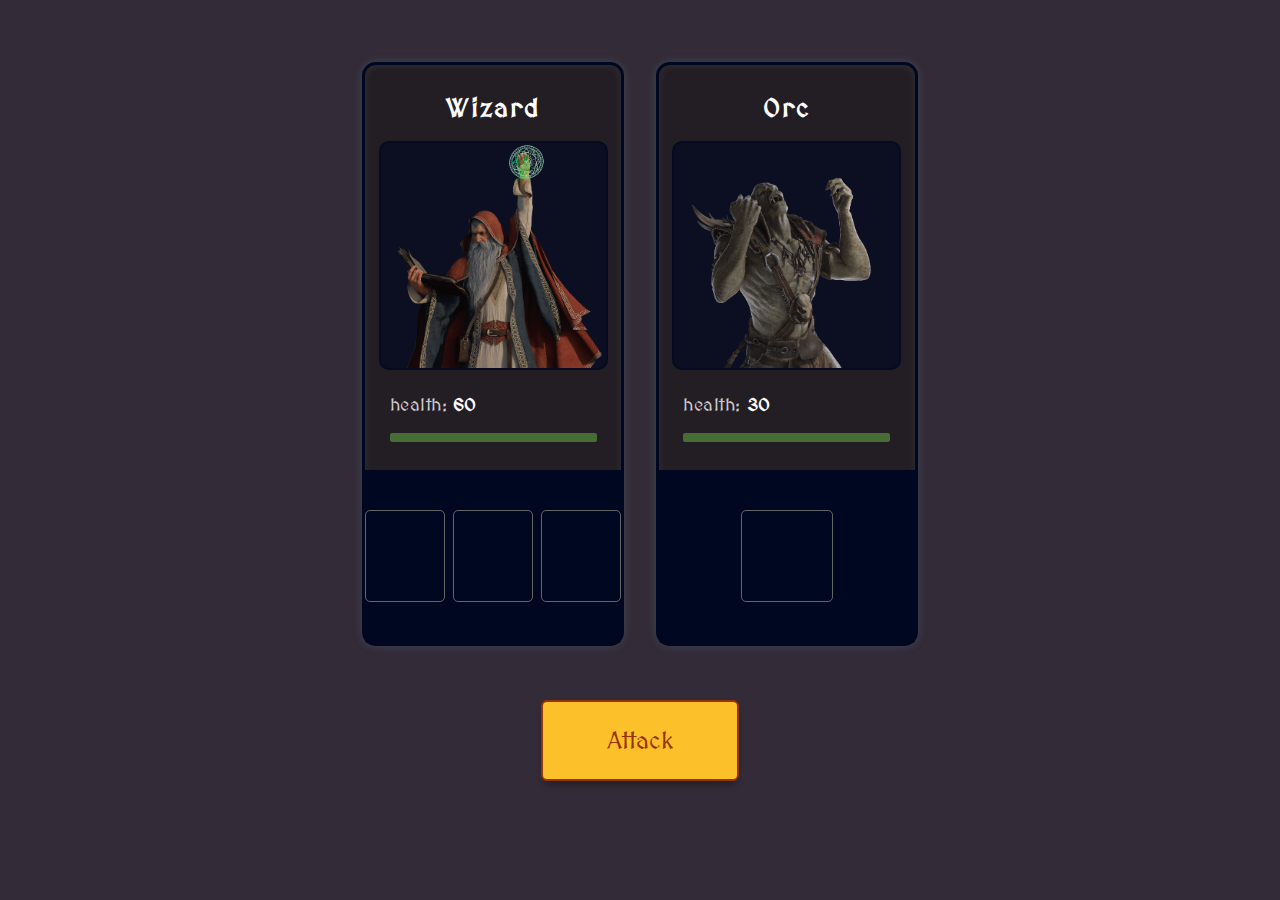
<file: index.html>
<!DOCTYPE html>
<html lang="en">
  <head>
    <meta charset="UTF-8" />
    <meta http-equiv="X-UA-Compatible" content="IE=edge" />
    <meta name="viewport" content="width=device-width, initial-scale=1.0" />
    <link
      href="https://fonts.googleapis.com/css2?family=MedievalSharp&display=swap"
      rel="stylesheet"
    />
    <link rel="stylesheet" href="style.css" />
    <title>Document</title>
  </head>
  <body>
    <main>
      <div id="hero"></div>
      <div id="monster"></div>
    </main>
    <section id="actions">
      <button id="attack-button">Attack</button>
    </section>
    <script type="module" src="index.js"></script>
    <script type="module" src="Character.js"></script>
  </body>
</html>
</file>
<file: style.css>
html,
body {
  padding: 0;
  margin: 0;
  background: rgb(51, 43, 55);
  background: radial-gradient(
    circle,
    rgba(51, 43, 55, 1) 0%,
    rgba(51, 43, 55, 1) 100%
  );
  display: flex;
  flex-direction: column;
  align-items: center;
  color: #fff;
  font-family: "MedievalSharp", cursive;
}

main {
  display: flex;
  flex-direction: column;
  align-items: center;
  margin-top: 0.5rem;
}

@media (min-width: 550px) {
  main {
    flex-direction: row;
    margin: 6vh 5vw;
    justify-content: center;
    width: 86vw;
    gap: 2rem;
  }
}

.character-card {
  height: 20rem;
  margin-top: 0.5rem;
  width: 94vw;
  max-width: 230px;
  padding: 1vh 1vw;
  font-size: 1.6rem;
  color: white;
  border-radius: 14px;
  position: relative;
  background: #231d24;
  text-align: center;
  border: 0.08rem solid #000721;
  box-shadow: inset 0px 0px 6px 2px rgba(100, 100, 100, 0.2),
    0px 0px 10px rgba(117, 182, 214, 0.2);
}

@media (min-width: 550px) {
  .character-card {
    border: 0.2rem solid #000721;
    height: 35rem;
    width: 37vw;
  }
}

.name {
  margin: 1vh 0;
  width: 100%;
  letter-spacing: 0.08em;
  font-size: 90%;
}

@media (min-width: 550px) {
  .name {
    margin: 2vh 0;
    font-size: 100%;
  }
}

.avatar {
  width: 15vh;
  border: 2px solid #000721;
  max-width: 100%;
  opacity: 0.8;
  border-radius: 10px;
  background-color: rgba(0, 7, 33, 0.8);
}

@media (min-width: 550px) {
  .avatar {
    width: 25vh;
  }
}

.health {
  font-size: 1.1rem;
  font-weight: normal;
  width: 90%;
  text-align: left;
  margin: 1vh 5%;
  color: #ccc;
  letter-spacing: 0.03em;
}

@media (min-width: 550px) {
  .health {
    margin: 2vh 5%;
  }
}

.health b {
  font-weight: bold;
  color: #fff;
}

.health-bar-outer {
  background: #171217;
  height: 1vh;
  width: 90%;
  margin: 0 5%;
  border-radius: 2px;
}

.health-bar-outer .health-bar-inner {
  background: #466d34;
  height: 100%;
  border-radius: 2px;
}

.health-bar-outer .health-bar-inner.danger {
  background: #d1435f;
}

.dice-container {
  width: 100%;
  height: 20%;
  position: absolute;
  bottom: 0;
  left: 0px;
  right: 0;
  background: #000721;
  display: flex;
  justify-content: center;
  align-items: center;
  gap: 0.5rem;
  border-bottom-left-radius: 14px;
  border-bottom-right-radius: 14px;
}

@media (min-width: 550px) {
  .dice-container {
    height: 30%;
    border-bottom-left-radius: 3px;
    border-bottom-right-radius: 3px;
  }
}

.dice,
.placeholder-dice {
  height: 5.5vh;
  width: 5.5vh;
  background: #fff;
  border-radius: 5px;
  border: 1px solid #666;
  color: #000721;
  text-align: center;
  line-height: 6vh;
}

@media (min-width: 550px) {
  .dice-container .dice,
  .dice-container .placeholder-dice {
    height: 10vh;
    width: 10vh;
    line-height: 10.5vh;
  }
}

.dice-container .placeholder-dice {
  background-color: transparent;
}

button {
  margin-top: 0.5rem;
  font-family: "MedievalSharp", cursive;
  background-color: #fcc02a;
  border: 2px solid #963404;
  outline: none;
  padding-left: 5vw;
  padding-right: 5vw;
  text-align: center;
  text-decoration: none;
  display: inline-block;
  font-size: 1.5rem;
  border-radius: 6px;
  cursor: pointer;
  color: #963404;
  height: 9vh;
  box-shadow: 0px 6px 10px -4px rgba(0, 0, 0, 0.4);
}

@media (min-width: 550px) {
  button {
    margin-top: 0;
  }
}

button:focus {
  outline: 0;
}

.end-game {
  margin-top: 25%;
  text-align: center;
}

.end-emoji {
  font-size: 80px;
}
</file>
